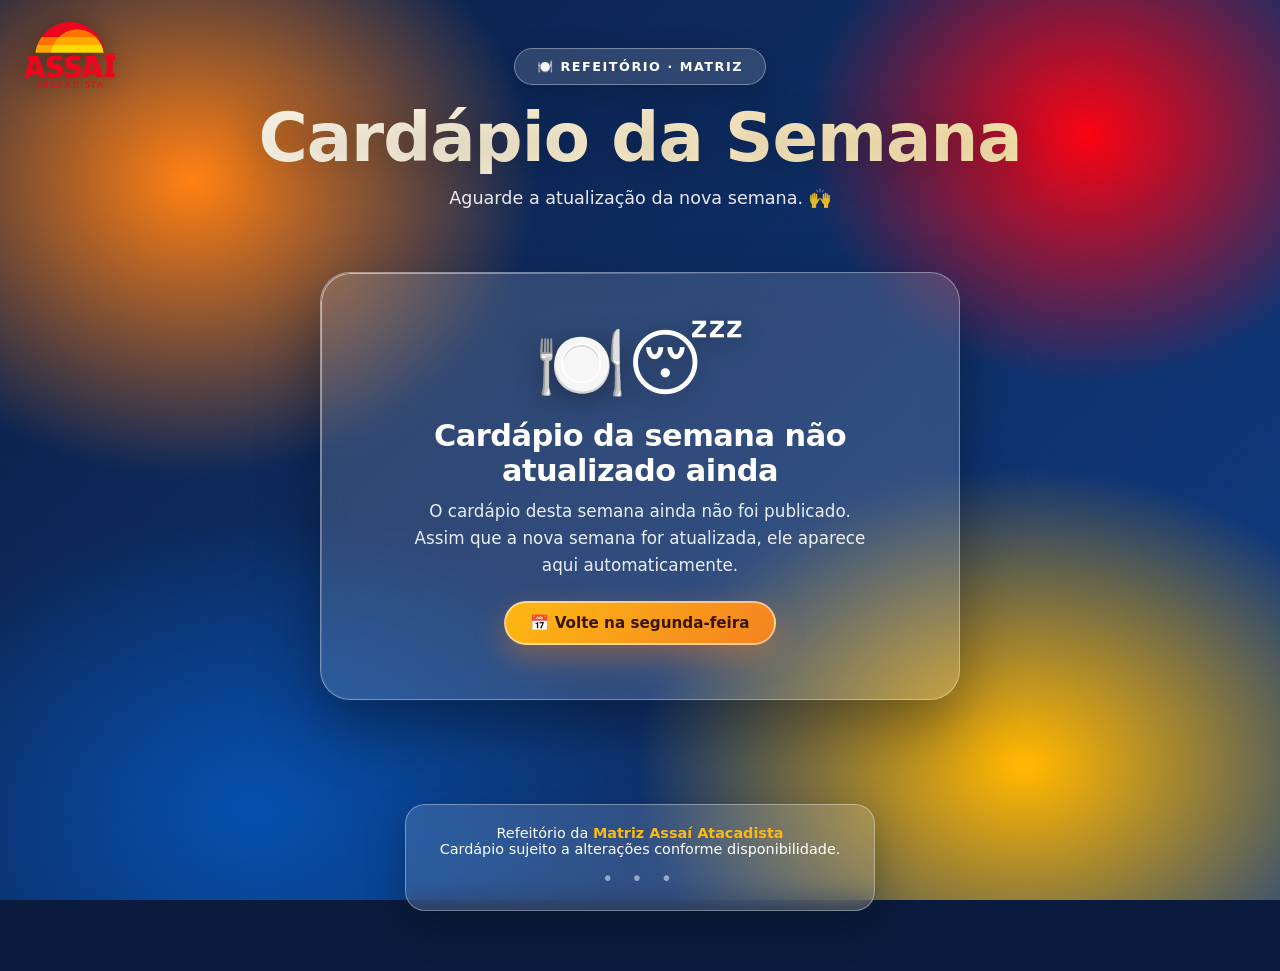
<file: index.html>
<!DOCTYPE html>
<html lang="pt-BR">
<head>
<meta charset="UTF-8">
<meta name="viewport" content="width=device-width, initial-scale=1.0, viewport-fit=cover">
<title>Cardápio da Semana · Refeitório Matriz Assaí</title>

<!-- PWA -->
<link rel="manifest" href="manifest.json">
<meta name="theme-color" content="#E30613">
<meta name="mobile-web-app-capable" content="yes">
<meta name="apple-mobile-web-app-capable" content="yes">
<meta name="apple-mobile-web-app-status-bar-style" content="black-translucent">
<meta name="apple-mobile-web-app-title" content="Cardápio Assaí">
<link rel="apple-touch-icon" href="assets/apple-touch-icon.png">
<link rel="icon" type="image/png" href="assets/icon-192.png">

<link rel="stylesheet" href="css/style.css">
</head>
<body>

<div class="bg"></div>
<div class="bg-grain"></div>
<div class="floaties" id="floaties"></div>

<div class="logo-assai">
  <img src="assets/logo-assai.png" alt="Assaí Atacadista">
</div>

<header>
  <div class="badge">🍽️ Refeitório · Matriz</div>
  <h1>Cardápio da Semana</h1>
  <div class="week-banner"><span class="cal">📅</span> <span id="weekLabel">Cardápio semanal</span></div>
  <p id="hojeTxt">Sabor de verdade, de segunda a sexta-feira</p>
  <button id="installBtn"><span class="ic">📲</span> Instalar app</button>
</header>

<nav class="tabs">
  <button class="tab" data-day="all">✨ Destaque</button>
  <button class="tab" data-day="seg">Segunda</button>
  <button class="tab" data-day="ter">Terça</button>
  <button class="tab" data-day="qua">Quarta</button>
  <button class="tab" data-day="qui">Quinta</button>
  <button class="tab" data-day="sex">Sexta</button>
</nav>

<!-- 🚫 tela exibida quando o cardápio da semana ainda não foi atualizado -->
<section id="notReady">
  <div class="nr-card">
    <div class="nr-emoji">🍽️😴</div>
    <h2>Cardápio da semana não atualizado ainda</h2>
    <p>O cardápio desta semana ainda não foi publicado. Assim que a nova semana for atualizada, ele aparece aqui automaticamente.</p>
    <div class="nr-chip">📅 Volte na segunda-feira</div>
  </div>
</section>

<main class="container">

  <!-- ⭐ DIA EM DESTAQUE (desktop) -->
  <section id="hero"></section>

  <!-- dica de arrastar (mobile) -->
  <div id="swipeHint">👈 arraste para ver os outros dias 👉</div>

  <!-- rótulo da grade (desktop) -->
  <div class="grid-label">📅 A semana inteira</div>

  <div class="grid" aria-live="polite"></div>

  <!-- indicador do carrossel (mobile) -->
  <div id="dots"></div>

</main>

<footer>
  <div class="fbox">
    Refeitório da <strong>Matriz Assaí Atacadista</strong><br>
    Cardápio sujeito a alterações conforme disponibilidade.
    <div class="dots">• • •</div>
  </div>
</footer>

<!-- 🤫 botão secreto: cantinho invisível (3 toques) -->
<div class="secret-spot" title=""></div>

<script type="module" src="js/script.js"></script>
</body>
</html>
</file>
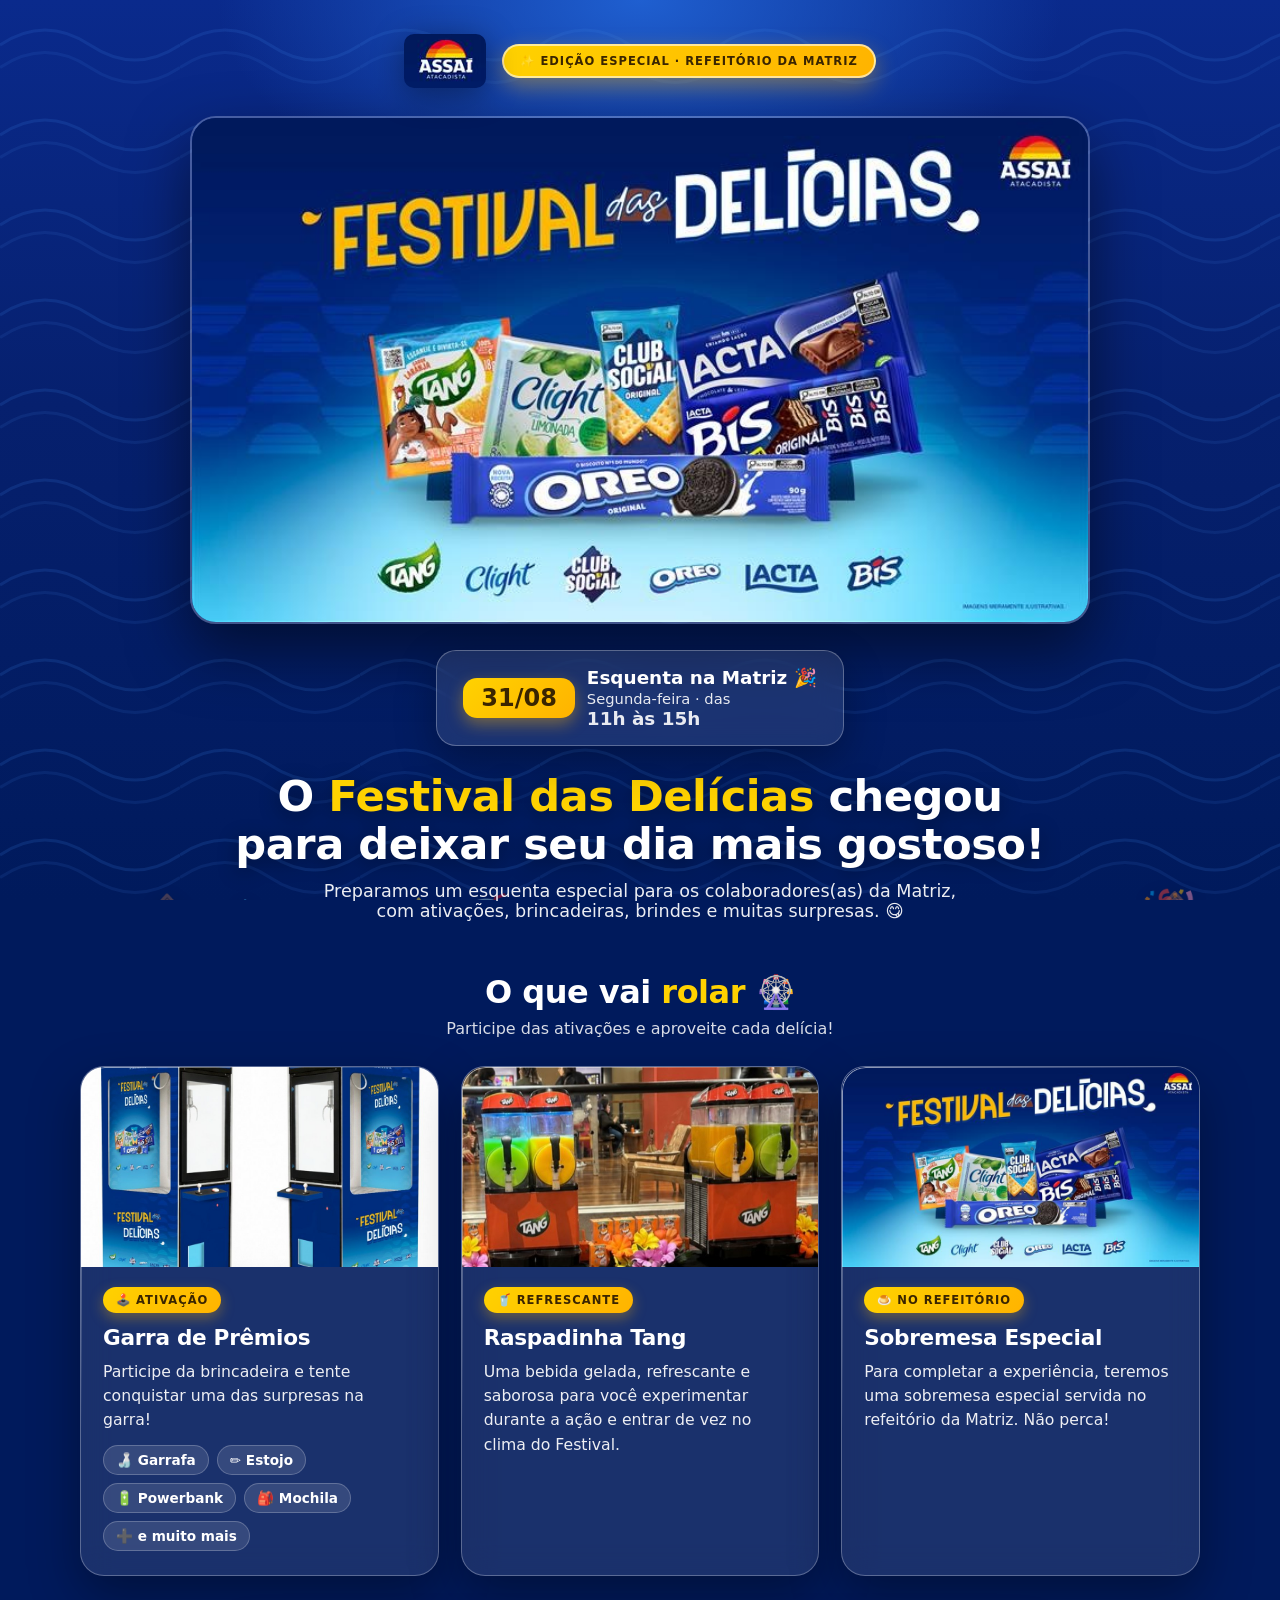
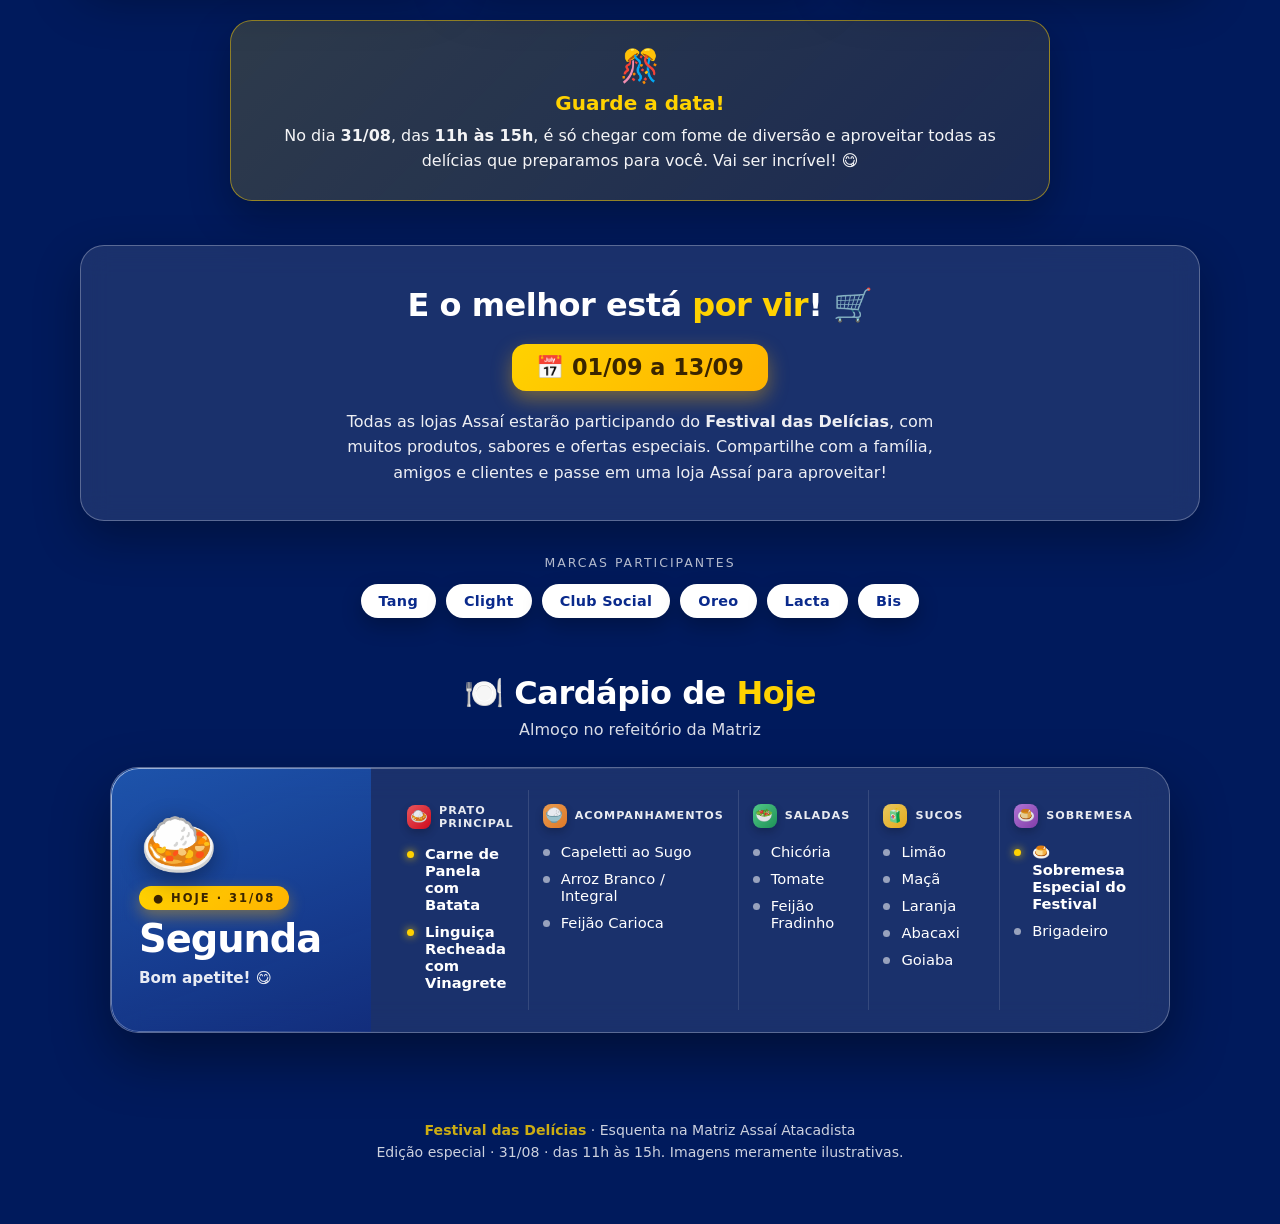
<file: festival/index.html>
<!DOCTYPE html>
<html lang="pt-BR">
<head>
<meta charset="UTF-8">
<meta name="viewport" content="width=device-width, initial-scale=1.0">
<title>Festival das Delícias · Esquenta na Matriz · 31/08</title>
<meta name="theme-color" content="#001a5c">
<link rel="icon" type="image/png" href="assets/logo-assai-festival.png">
<link rel="stylesheet" href="css/style.css">
</head>
<body>

<div class="bg"></div>
<div class="bg-waves"></div>
<div class="floaties" id="floaties"></div>

<header>
  <div class="topbar">
    <img class="logo-assai" src="assets/logo-assai-festival.png" alt="Assaí Atacadista">
    <span class="edicao-badge">✨ Edição Especial · Refeitório da Matriz</span>
  </div>
</header>

<section class="hero">
  <img class="hero-art" src="assets/festival-keyart.jpg" alt="Festival das Delícias">

  <div class="event-chip">
    <span class="data">31/08</span>
    <span class="info">
      <b>Esquenta na Matriz 🎉</b>
      <span>Segunda-feira · das <b>11h às 15h</b></span>
    </span>
  </div>

  <h1>O <span class="y">Festival das Delícias</span> chegou<br>para deixar seu dia mais gostoso!</h1>
  <p class="lead">Preparamos um esquenta especial para os colaboradores(as) da Matriz, com ativações, brincadeiras, brindes e muitas surpresas. 😋</p>
</section>

<main class="wrap">

  <h2 class="sec-title">O que vai <span class="y">rolar</span> 🎡</h2>
  <p class="sec-sub">Participe das ativações e aproveite cada delícia!</p>

  <div class="cards">

    <article class="card">
      <img class="card-img" src="assets/garra-premios.jpg" alt="Garra de Prêmios">
      <div class="card-body">
        <span class="tag">🕹️ Ativação</span>
        <h3>Garra de Prêmios</h3>
        <p>Participe da brincadeira e tente conquistar uma das surpresas na garra!</p>
        <ul>
          <li>🍶 Garrafa</li>
          <li>✏️ Estojo</li>
          <li>🔋 Powerbank</li>
          <li>🎒 Mochila</li>
          <li>➕ e muito mais</li>
        </ul>
      </div>
    </article>

    <article class="card">
      <img class="card-img" src="assets/raspadinha-tang.jpg" alt="Raspadinha Tang">
      <div class="card-body">
        <span class="tag">🥤 Refrescante</span>
        <h3>Raspadinha Tang</h3>
        <p>Uma bebida gelada, refrescante e saborosa para você experimentar durante a ação e entrar de vez no clima do Festival.</p>
      </div>
    </article>

    <article class="card">
      <img class="card-img" src="assets/festival-keyart.jpg" alt="Sobremesa especial">
      <div class="card-body">
        <span class="tag">🍮 No refeitório</span>
        <h3>Sobremesa Especial</h3>
        <p>Para completar a experiência, teremos uma sobremesa especial servida no refeitório da Matriz. Não perca!</p>
      </div>
    </article>

  </div>

  <div class="notice">
    <div class="ic">🎊</div>
    <h3>Guarde a data!</h3>
    <p>No dia <b>31/08</b>, das <b>11h às 15h</b>, é só chegar com fome de diversão e aproveitar todas as delícias que preparamos para você. Vai ser incrível! 😋</p>
  </div>

  <div class="stores">
    <h2 class="sec-title" style="margin-top:6px;">E o melhor está <span class="y">por vir</span>! 🛒</h2>
    <span class="big-date">📅 01/09 a 13/09</span>
    <p>Todas as lojas Assaí estarão participando do <b>Festival das Delícias</b>, com muitos produtos, sabores e ofertas especiais. Compartilhe com a família, amigos e clientes e passe em uma loja Assaí para aproveitar!</p>
  </div>

  <div class="brands">
    <div class="lbl">Marcas participantes</div>
    <div class="chips">
      <span>Tang</span><span>Clight</span><span>Club Social</span>
      <span>Oreo</span><span>Lacta</span><span>Bis</span>
    </div>
  </div>

  <section class="menu-sec">
    <h2 class="sec-title">🍽️ Cardápio de <span class="y">Hoje</span></h2>
    <p class="sec-sub">Almoço no refeitório da Matriz</p>

    <div class="menu-hero">
      <div class="menu-head">
        <span class="emoji">🍛</span>
        <span class="hoje-chip">● HOJE · 31/08</span>
        <h3>Segunda</h3>
        <span class="sub">Bom apetite! 😋</span>
      </div>
      <div class="menu-sections">
        <div class="m-col">
          <div class="m-title"><span class="m-pill m-prato">🍛</span>Prato Principal</div>
          <ul><li class="main">Carne de Panela com Batata</li><li class="main">Linguiça Recheada com Vinagrete</li></ul>
        </div>
        <div class="m-col">
          <div class="m-title"><span class="m-pill m-acomp">🍚</span>Acompanhamentos</div>
          <ul><li>Capeletti ao Sugo</li><li>Arroz Branco / Integral</li><li>Feijão Carioca</li></ul>
        </div>
        <div class="m-col">
          <div class="m-title"><span class="m-pill m-salada">🥗</span>Saladas</div>
          <ul><li>Chicória</li><li>Tomate</li><li>Feijão Fradinho</li></ul>
        </div>
        <div class="m-col">
          <div class="m-title"><span class="m-pill m-suco">🧃</span>Sucos</div>
          <ul><li>Limão</li><li>Maçã</li><li>Laranja</li><li>Abacaxi</li><li>Goiaba</li></ul>
        </div>
        <div class="m-col">
          <div class="m-title"><span class="m-pill m-sobremesa">🍮</span>Sobremesa</div>
          <ul><li class="main">🍮 Sobremesa Especial do Festival</li><li>Brigadeiro</li></ul>
        </div>
      </div>
    </div>

  </section>

</main>

<footer>
  <div class="fline">
    <strong>Festival das Delícias</strong> · Esquenta na Matriz Assaí Atacadista<br>
    Edição especial · 31/08 · das 11h às 15h. Imagens meramente ilustrativas.
  </div>
</footer>

<script src="js/script.js"></script>
</body>
</html>
</file>
<file: css/style.css>
:root{
  --amarelo:#FDB913;
  --laranja:#F58220;
  --vermelho:#E30613;
  --azul:#0B4DA2;
  --azul-claro:#2b8bf0;
  --glass:rgba(255,255,255,.14);
  --glass-strong:rgba(255,255,255,.22);
  --stroke:rgba(255,255,255,.35);
}
*{margin:0;padding:0;box-sizing:border-box;}
html{scroll-behavior:smooth;}
body{
  font-family:'Segoe UI',system-ui,-apple-system,sans-serif;
  color:#fff;min-height:100vh;overflow-x:hidden;position:relative;background:#0a1b3d;
  transition:color .5s;
}

/* ===== FUNDO ANIMADO ===== */
.bg{
  position:fixed;inset:0;z-index:-3;
  background:
    radial-gradient(45% 55% at 15% 20%, #F58220 0%, transparent 60%),
    radial-gradient(40% 50% at 85% 15%, #E30613 0%, transparent 55%),
    radial-gradient(55% 60% at 80% 85%, #FDB913 0%, transparent 55%),
    radial-gradient(50% 55% at 20% 90%, #0B4DA2 0%, transparent 60%),
    linear-gradient(135deg,#0a1b3d,#123a7a);
  filter:saturate(1.15);animation:hue 18s ease-in-out infinite alternate;transition:background .6s;
}
@keyframes hue{0%{transform:scale(1) translate(0,0);}50%{transform:scale(1.15) translate(-2%,1%);}100%{transform:scale(1.05) translate(2%,-1%);}}
.bg-grain{position:fixed;inset:0;z-index:-2;opacity:.05;pointer-events:none;
  background-image:url("data:image/svg+xml,%3Csvg xmlns='http://www.w3.org/2000/svg' width='120' height='120'%3E%3Cfilter id='n'%3E%3CfeTurbulence type='fractalNoise' baseFrequency='0.85' numOctaves='3'/%3E%3C/filter%3E%3Crect width='100%25' height='100%25' filter='url(%23n)'/%3E%3C/svg%3E");}
.floaties{position:fixed;inset:0;z-index:-1;overflow:hidden;pointer-events:none;}
.floaties span{position:absolute;bottom:-60px;font-size:2rem;opacity:.18;animation:rise linear infinite;filter:drop-shadow(0 4px 10px rgba(0,0,0,.3));}
@keyframes rise{0%{transform:translateY(0) rotate(0);opacity:0;}10%{opacity:.22;}90%{opacity:.22;}100%{transform:translateY(-115vh) rotate(360deg);opacity:0;}}

/* ===== HEADER ===== */
header{text-align:center;padding:48px 20px 24px;position:relative;}
.logo-assai{position:fixed;top:22px;left:24px;z-index:50;display:flex;align-items:center;}
.logo-assai img{display:block;height:66px;width:auto;filter:drop-shadow(0 4px 12px rgba(0,0,0,.35));cursor:pointer;}
.badge{display:inline-flex;align-items:center;gap:10px;background:var(--glass);backdrop-filter:blur(14px);border:1px solid var(--stroke);padding:10px 22px;border-radius:50px;font-weight:700;font-size:.8rem;letter-spacing:1.5px;text-transform:uppercase;margin-bottom:18px;box-shadow:0 8px 30px rgba(0,0,0,.2);}
.week-banner{display:inline-flex;align-items:center;gap:12px;background:linear-gradient(135deg,var(--amarelo),var(--laranja));color:#3a1500;font-weight:900;padding:12px 28px;border-radius:50px;margin-top:8px;font-size:clamp(.95rem,2.5vw,1.15rem);letter-spacing:.5px;box-shadow:0 12px 34px rgba(245,130,32,.45);border:2px solid rgba(255,255,255,.5);}
.week-banner .cal{font-size:1.3rem;}
header h1{font-size:clamp(2.4rem,6vw,4.2rem);font-weight:900;letter-spacing:-1px;line-height:1.05;background:linear-gradient(90deg,#fff 0%,#FFE9B0 40%,#FFD166 60%,#fff 100%);background-size:200% auto;-webkit-background-clip:text;background-clip:text;color:transparent;animation:shine 6s linear infinite;text-shadow:0 4px 40px rgba(0,0,0,.25);}
@keyframes shine{to{background-position:200% center;}}
header p{margin-top:14px;font-size:1.1rem;opacity:.9;font-weight:500;}

/* botão instalar (PWA) */
#installBtn{display:none;align-items:center;gap:9px;margin:18px auto 0;background:linear-gradient(135deg,#fff,#eaf3ff);color:var(--azul);border:none;padding:12px 24px;border-radius:50px;cursor:pointer;font-weight:800;font-size:.95rem;font-family:inherit;box-shadow:0 10px 28px rgba(0,0,0,.25);transition:.25s;}
#installBtn:hover{transform:translateY(-3px) scale(1.03);box-shadow:0 14px 34px rgba(0,0,0,.3);}
#installBtn.show{display:inline-flex;}

/* ===== TABS ===== */
.tabs{display:flex;gap:10px;flex-wrap:wrap;justify-content:center;max-width:1250px;margin:30px auto 0;padding:0 20px;}
.tab{background:var(--glass);backdrop-filter:blur(12px);border:1px solid var(--stroke);color:#fff;padding:12px 26px;border-radius:16px;font-weight:700;font-size:.95rem;cursor:pointer;transition:.3s cubic-bezier(.2,.8,.2,1);position:relative;overflow:hidden;}
.tab:hover{transform:translateY(-3px) scale(1.03);background:var(--glass-strong);}
.tab.active{background:linear-gradient(135deg,var(--amarelo),var(--laranja));color:#3a1500;border-color:transparent;box-shadow:0 10px 30px rgba(245,130,32,.5);}

/* ===== CONTAINER ===== */
.container{max-width:1250px;margin:34px auto 40px;padding:0 20px;}

/* ==================================================================
   ⭐ HERO — DIA EM DESTAQUE (somente desktop)
   ================================================================== */
#hero{display:none;}
.hero-label{display:flex;align-items:center;gap:10px;justify-content:center;font-weight:800;letter-spacing:1px;text-transform:uppercase;font-size:.9rem;opacity:.9;margin-bottom:16px;}
.hero-card{position:relative;border-radius:30px;overflow:hidden;background:var(--glass);backdrop-filter:blur(18px);-webkit-backdrop-filter:blur(18px);border:1px solid var(--stroke);box-shadow:0 26px 60px rgba(0,0,0,.34);display:grid;grid-template-columns:280px 1fr;gap:0;}
.hero-card::before{content:"";position:absolute;inset:0;border-radius:30px;padding:1px;background:linear-gradient(135deg,rgba(255,255,255,.65),transparent 42%);-webkit-mask:linear-gradient(#000 0 0) content-box,linear-gradient(#000 0 0);-webkit-mask-composite:xor;mask-composite:exclude;pointer-events:none;}
.hero-head{background:linear-gradient(160deg,rgba(227,6,19,.55),rgba(245,130,32,.4));padding:34px 30px;display:flex;flex-direction:column;justify-content:center;gap:10px;position:relative;transition:background .5s;}
.hero-head.tomorrow{background:linear-gradient(160deg,rgba(11,77,162,.6),rgba(43,139,240,.42));}
.hero-emoji{font-size:4.6rem;filter:drop-shadow(0 6px 12px rgba(0,0,0,.4));line-height:1;}
.hero-hoje{align-self:flex-start;background:#fff;color:var(--vermelho);font-weight:900;font-size:.72rem;letter-spacing:2px;padding:5px 14px;border-radius:50px;box-shadow:0 6px 16px rgba(0,0,0,.25);}
.hero-hoje.amanha{background:var(--amarelo);color:#3a2500;}
.hero-head h2{font-size:2.9rem;font-weight:900;letter-spacing:-1px;line-height:1;}
.hero-head .hero-sub{opacity:.92;font-weight:600;font-size:1rem;}
.hero-sections{display:grid;grid-template-columns:repeat(5,1fr);gap:0;padding:22px;}
.hero-sections .section{border-bottom:none!important;padding:16px 14px;margin:0;border-right:1px solid rgba(255,255,255,.12);}
.hero-sections .section:last-child{border-right:none;}
.hero-sections .section-title{margin-bottom:12px;}
.hero-sections .section li{font-size:1rem;padding:7px 0 7px 20px;}
.hero-sections .section[data-type="prato"] li{font-size:1.08rem;}
.hero-sections .section li::before{top:14px;}

/* ===== GRID DOS 5 DIAS ===== */
.grid-label{display:none;text-align:center;font-weight:800;letter-spacing:1px;text-transform:uppercase;font-size:.85rem;opacity:.8;margin:34px 0 16px;}
.grid{display:grid;grid-template-columns:repeat(auto-fill,minmax(290px,1fr));gap:26px;}

@media(min-width:1000px){
  #hero{display:block;}
  .container{max-width:1580px;}
  .grid-label{display:block;}
  .grid{grid-template-columns:repeat(5,1fr);gap:16px;margin-top:4px;}
  .grid .day-body{padding:6px 16px 18px;}
  .grid .day-head{padding:16px 16px 12px;}
  .grid .day-head h2{font-size:1.25rem;}
  .grid .emoji-day{font-size:1.6rem;}
  .grid .section{padding:11px 0;}
  .grid .section li{font-size:.9rem;padding:4px 0 4px 20px;}
  .grid .section[data-type="prato"] li{font-size:.94rem;}
}

.day-card{background:var(--glass);backdrop-filter:blur(18px);-webkit-backdrop-filter:blur(18px);border:1px solid var(--stroke);border-radius:26px;overflow:hidden;display:flex;flex-direction:column;box-shadow:0 20px 50px rgba(0,0,0,.28);transition:transform .4s cubic-bezier(.2,.8,.2,1), box-shadow .4s, background .5s;opacity:0;transform:translateY(40px) scale(.97);position:relative;}
.day-card.reveal{opacity:1;transform:translateY(0) scale(1);}
.day-card:hover{transform:translateY(-8px) scale(1.012);box-shadow:0 30px 70px rgba(0,0,0,.4);}
.day-card::before{content:"";position:absolute;inset:0;border-radius:26px;padding:1px;background:linear-gradient(135deg,rgba(255,255,255,.6),transparent 40%);-webkit-mask:linear-gradient(#000 0 0) content-box,linear-gradient(#000 0 0);-webkit-mask-composite:xor;mask-composite:exclude;pointer-events:none;}
.day-card.today{box-shadow:0 0 0 2px var(--amarelo),0 26px 60px rgba(253,185,19,.35);}
.today-flag{position:absolute;top:15px;right:-42px;z-index:3;background:linear-gradient(135deg,var(--amarelo),var(--laranja));color:#3a1500;font-weight:800;font-size:.66rem;letter-spacing:1px;padding:5px 44px;transform:rotate(45deg);box-shadow:0 4px 12px rgba(0,0,0,.3);text-transform:uppercase;display:none;}
.day-card.today .today-flag{display:block;}
.day-head{padding:22px 24px 18px;position:relative;background:linear-gradient(135deg,rgba(11,77,162,.55),rgba(43,139,240,.35));display:flex;align-items:center;gap:14px;transition:background .5s;}
.emoji-day{font-size:2rem;filter:drop-shadow(0 3px 6px rgba(0,0,0,.35));transition:.4s;}
.day-card:hover .emoji-day{transform:scale(1.2) rotate(-8deg);}
.day-head h2{font-size:1.5rem;font-weight:800;letter-spacing:-.5px;}
.day-head small{display:block;font-size:.72rem;opacity:.8;font-weight:600;text-transform:uppercase;letter-spacing:1.5px;}
.day-body{padding:8px 24px 26px;flex:1;}
.section{padding:15px 0;border-bottom:1px solid rgba(255,255,255,.12);}
.section:last-child{border-bottom:none;}
.section-title{display:flex;align-items:center;gap:9px;font-size:.72rem;font-weight:800;letter-spacing:1.5px;text-transform:uppercase;opacity:.85;margin-bottom:10px;}
.pill{font-size:1rem;width:26px;height:26px;border-radius:9px;display:grid;place-items:center;flex:none;box-shadow:0 4px 10px rgba(0,0,0,.25);}
.p-prato{background:linear-gradient(135deg,#ff5c5c,#E30613);}
.p-acomp{background:linear-gradient(135deg,#ffa74d,#F58220);}
.p-salada{background:linear-gradient(135deg,#57d98a,#1f9d55);}
.p-suco{background:linear-gradient(135deg,#ffd75e,#FDB913);}
.p-sobremesa{background:linear-gradient(135deg,#c07de0,#8e3fb0);}
.section ul{list-style:none;}
.section li{position:relative;padding:6px 0 6px 22px;font-size:.96rem;transition:.25s;}
.section li::before{content:"";position:absolute;left:0;top:12px;width:8px;height:8px;border-radius:50%;background:rgba(255,255,255,.55);}
.section li:hover{transform:translateX(5px);color:#FFE9B0;}
.section[data-type="prato"] li{font-weight:700;font-size:1.02rem;}
.section[data-type="prato"] li::before{background:var(--amarelo);box-shadow:0 0 10px var(--amarelo);}

/* ===== CARROSSEL: dicas e dots (mobile) ===== */
#swipeHint{display:none;text-align:center;font-size:.85rem;opacity:.8;margin:6px 0 14px;font-weight:600;}
#dots{display:none;justify-content:center;gap:8px;margin:16px 0 4px;}
#dots button{width:9px;height:9px;border-radius:50%;border:none;background:rgba(255,255,255,.35);cursor:pointer;padding:0;transition:.3s;}
#dots button.active{background:var(--amarelo);width:26px;border-radius:6px;box-shadow:0 0 10px var(--amarelo);}

/* ==================================================================
   🚫 TELA "CARDÁPIO NÃO ATUALIZADO" (validade expirada)
   ================================================================== */
#notReady{display:none;text-align:center;padding:30px 20px 70px;}
body.not-ready .tabs,
body.not-ready .container,
body.not-ready .week-banner{display:none!important;}
body.not-ready #notReady{display:block;}
.nr-card{
  max-width:640px;margin:10px auto 0;background:var(--glass);backdrop-filter:blur(16px);
  border:1px solid var(--stroke);border-radius:30px;padding:54px 34px;
  box-shadow:0 26px 60px rgba(0,0,0,.34);position:relative;overflow:hidden;
}
.nr-card::before{content:"";position:absolute;inset:0;border-radius:30px;padding:1px;background:linear-gradient(135deg,rgba(255,255,255,.6),transparent 45%);-webkit-mask:linear-gradient(#000 0 0) content-box,linear-gradient(#000 0 0);-webkit-mask-composite:xor;mask-composite:exclude;pointer-events:none;}
.nr-emoji{font-size:4.6rem;line-height:1;filter:drop-shadow(0 6px 12px rgba(0,0,0,.35));animation:nrFloat 3.4s ease-in-out infinite;}
@keyframes nrFloat{50%{transform:translateY(-10px);}}
.nr-card h2{font-size:1.9rem;font-weight:900;margin:18px 0 10px;letter-spacing:-.5px;}
.nr-card p{opacity:.9;font-size:1.05rem;line-height:1.6;max-width:460px;margin:0 auto;}
.nr-chip{display:inline-flex;align-items:center;gap:8px;margin-top:22px;background:linear-gradient(135deg,var(--amarelo),var(--laranja));color:#3a1500;font-weight:800;padding:11px 24px;border-radius:50px;box-shadow:0 12px 30px rgba(245,130,32,.4);border:2px solid rgba(255,255,255,.5);font-size:.95rem;}

/* ===== FOOTER ===== */
footer{text-align:center;padding:34px 20px 60px;font-size:.9rem;}
footer .fbox{display:inline-block;background:var(--glass);backdrop-filter:blur(12px);border:1px solid var(--stroke);border-radius:20px;padding:20px 34px;box-shadow:0 12px 40px rgba(0,0,0,.25);}
footer strong{color:var(--amarelo);}
.dots{margin-top:10px;font-size:1.2rem;letter-spacing:6px;opacity:.5;}

/* ==================================================================
   📱 MOBILE / TABLET (≤999px): CARROSSEL HORIZONTAL
   ================================================================== */
@media(max-width:999px){
  #hero{display:none;}
  .logo-assai{position:absolute;top:14px;left:16px;}
  .logo-assai img{height:46px;}
  header{padding:78px 16px 14px;}
  header h1{font-size:2.2rem;}
  .container{margin-top:20px;padding:0;}
  #swipeHint{display:block;}
  #dots{display:flex;}
  .grid{display:flex;overflow-x:auto;scroll-snap-type:x mandatory;gap:14px;padding:6px 0 12px;margin:0;-webkit-overflow-scrolling:touch;scrollbar-width:none;scroll-padding:0 7.5vw;}
  .grid::-webkit-scrollbar{display:none;}
  .day-card{min-width:85vw;max-width:85vw;scroll-snap-align:center;flex:0 0 auto;opacity:1!important;transform:none!important;}
  .day-card:first-child{margin-left:7.5vw;}
  .day-card:last-child{margin-right:7.5vw;}
  .day-card:hover{transform:none!important;box-shadow:0 20px 50px rgba(0,0,0,.28);}
  .grid-label{display:none;}
  .nr-card{padding:44px 24px;}
  .nr-card h2{font-size:1.6rem;}
}
@media(max-width:400px){
  header h1{font-size:1.9rem;}
  .day-card{min-width:88vw;max-width:88vw;}
  .day-card:first-child{margin-left:6vw;}
  .day-card:last-child{margin-right:6vw;}
}
@media(prefers-reduced-motion:reduce){.bg,.floaties span,.badge,header h1{animation:none!important;}}

/* ==================================================================
   🫧✨ TEMA SECRETO: FRUTIGER AERO / Y2K SHITPOST
   ================================================================== */
body.aero{color:#0b3a5b;cursor:url("data:image/svg+xml,%3Csvg xmlns='http://www.w3.org/2000/svg' width='28' height='28'%3E%3Ctext y='22' font-size='22'%3E%E2%9C%A8%3C/text%3E%3C/svg%3E") 4 4, auto;}
body.aero .bg{background:linear-gradient(180deg, rgba(120,200,255,.15), rgba(120,255,180,.10)),url("../assets/aero-wallpaper.jpg") center/cover no-repeat fixed;filter:saturate(1.2);animation:aeroDrift 30s ease-in-out infinite alternate;}
@keyframes aeroDrift{0%{transform:scale(1.05)}100%{transform:scale(1.14) translateY(-1%)}}
body.aero .bg-grain{opacity:0;}
body.aero .floaties{display:none;}
#aero-clouds{position:fixed;inset:0;z-index:-1;overflow:hidden;pointer-events:none;}
#aero-clouds i{position:absolute;font-style:normal;font-size:5rem;opacity:.85;filter:drop-shadow(0 8px 14px rgba(0,80,140,.2));animation:cloudMove linear infinite;}
@keyframes cloudMove{from{transform:translateX(-20vw)}to{transform:translateX(120vw)}}
#bubbles{position:fixed;inset:0;z-index:-1;overflow:hidden;pointer-events:none;}
#bubbles b{position:absolute;bottom:-120px;border-radius:50%;background:radial-gradient(35% 30% at 30% 25%, rgba(255,255,255,.98), rgba(255,255,255,0) 55%),radial-gradient(120% 120% at 70% 80%, rgba(120,210,255,.45), rgba(150,255,220,.10));border:1px solid rgba(255,255,255,.75);box-shadow:inset 0 0 20px rgba(255,255,255,.8), inset -6px -8px 18px rgba(0,120,200,.25), 0 8px 22px rgba(0,90,160,.22);animation:bubbleUp linear infinite;}
@keyframes bubbleUp{0%{transform:translateY(0) translateX(0) scale(.5);opacity:0;}10%{opacity:1;}50%{transform:translateY(-58vh) translateX(28px) scale(1);}90%{opacity:1;}100%{transform:translateY(-120vh) translateX(-18px) scale(1.15);opacity:0;}}
#glitter{position:fixed;inset:0;z-index:1;pointer-events:none;background-image:radial-gradient(2px 2px at 20% 30%, #fff, transparent),radial-gradient(2px 2px at 60% 70%, #fff, transparent),radial-gradient(1px 1px at 80% 20%, #fff, transparent),radial-gradient(2px 2px at 40% 80%, #fff, transparent),radial-gradient(1px 1px at 90% 60%, #fff, transparent);background-size:300px 300px,250px 250px,200px 200px,350px 350px,280px 280px;animation:twinkle 3s steps(2) infinite;opacity:.6;}
@keyframes twinkle{50%{opacity:.15;}}
#aero-marquee{position:fixed;top:0;left:0;right:0;z-index:120;height:30px;overflow:hidden;background:linear-gradient(90deg,#ff5cd6,#ffd24c,#5cff8a,#4cd6ff,#b45cff,#ff5cd6);background-size:300% 100%;animation:rainbowSlide 6s linear infinite;border-bottom:2px solid #fff;box-shadow:0 3px 12px rgba(0,0,0,.25);display:flex;align-items:center;}
@keyframes rainbowSlide{to{background-position:300% 0;}}
#aero-marquee p{white-space:nowrap;font-family:'Comic Sans MS','Comic Sans',cursive;font-weight:700;color:#3a005a;text-shadow:0 1px 0 #fff;font-size:.95rem;padding-left:100%;animation:marq 18s linear infinite;}
@keyframes marq{to{transform:translateX(-100%);}}
body.aero header{padding-top:64px;}
body.aero header h1{font-family:'Comic Sans MS','Comic Sans',cursive;background:linear-gradient(90deg,#ff2e97,#ff8a00,#ffe600,#37e64b,#00c3ff,#a24bff,#ff2e97);background-size:300% auto;-webkit-background-clip:text;background-clip:text;color:transparent;-webkit-text-stroke:2px #fff;filter:drop-shadow(3px 3px 0 rgba(0,0,0,.25));animation:wordart 5s linear infinite;transform:rotate(-1.5deg);}
@keyframes wordart{to{background-position:300% center;}}
body.aero header p{color:#053a5e;font-weight:700;text-shadow:0 1px 2px rgba(255,255,255,.7);}
body.aero #installBtn{background:linear-gradient(180deg,#eafaff,#7fd0ff);color:#05426b;font-family:'Comic Sans MS',cursive;border:2px solid #fff;box-shadow:inset 0 1px 0 #fff,0 10px 26px rgba(0,120,220,.4);}
body.aero .badge{background:linear-gradient(180deg,rgba(255,255,255,.95),rgba(210,240,255,.8));color:#0a5a90;border:1px solid #fff;font-family:'Comic Sans MS',cursive;box-shadow:inset 0 1px 0 #fff,0 8px 22px rgba(0,90,160,.25);}
body.aero .week-banner{background:linear-gradient(180deg,#eafff0,#8ff0a8 45%,#39c85e);color:#064d1c;border:2px solid #fff;font-family:'Comic Sans MS',cursive;box-shadow:inset 0 2px 3px rgba(255,255,255,.9),inset 0 -8px 14px rgba(0,90,40,.25),0 12px 30px rgba(0,120,50,.35);text-shadow:0 1px 1px rgba(255,255,255,.6);}
body.aero .hero-label,body.aero .grid-label,body.aero #swipeHint{color:#053a5e;text-shadow:0 1px 2px rgba(255,255,255,.6);}
body.aero .tab{background:linear-gradient(180deg,rgba(255,255,255,.95) 0%,rgba(210,240,255,.8) 48%,rgba(150,215,255,.72) 52%,rgba(185,232,255,.85) 100%);color:#0a5a90;border:1px solid #fff;box-shadow:inset 0 1px 0 #fff,inset 0 -6px 10px rgba(0,90,160,.18),0 6px 16px rgba(0,90,160,.25);text-shadow:0 1px 1px rgba(255,255,255,.7);}
body.aero .tab.active{background:linear-gradient(180deg,#eafaff 0%,#7fd0ff 48%,#39a9f2 52%,#63c0ff 100%);color:#05426b;border-color:#fff;box-shadow:inset 0 1px 0 #fff,inset 0 -8px 12px rgba(0,80,150,.3),0 10px 26px rgba(0,120,220,.45);}
body.aero .hero-card,body.aero .day-card,body.aero .nr-card{background:linear-gradient(180deg,rgba(255,255,255,.8),rgba(228,247,255,.62));border:1px solid #fff;color:#0b3a5b;box-shadow:inset 0 1px 0 #fff,0 22px 46px rgba(0,80,150,.3);}
body.aero .hero-head{background:linear-gradient(160deg,rgba(120,205,255,.65),rgba(60,170,240,.42));}
body.aero .hero-head h2,body.aero .day-head h2,body.aero .nr-card h2{color:#053a63;font-family:'Comic Sans MS',cursive;text-shadow:0 1px 1px rgba(255,255,255,.6);}
body.aero .hero-hoje{background:#0a6bb0;color:#fff;}
body.aero .hero-sections .section{border-right-color:rgba(0,90,160,.14);}
body.aero .day-card::after{content:"";position:absolute;top:0;left:0;right:0;height:46%;background:linear-gradient(180deg,rgba(255,255,255,.6),rgba(255,255,255,0));border-radius:26px 26px 40% 40%/26px 26px 22% 22%;pointer-events:none;}
body.aero .day-card::before,body.aero .hero-card::before,body.aero .nr-card::before{background:linear-gradient(135deg,rgba(255,255,255,.98),transparent 45%);}
body.aero .day-head{background:linear-gradient(180deg,rgba(120,205,255,.6),rgba(60,170,240,.38));}
body.aero .day-head small{color:#0a5a90;opacity:.9;}
body.aero .section{border-bottom:1px solid rgba(0,90,160,.12);}
body.aero .section-title{color:#0a6bb0;}
body.aero .section li{color:#0b3a5b;}
body.aero .section li::before{background:rgba(0,120,200,.5);}
body.aero .section[data-type="prato"] li{color:#05426b;font-family:'Comic Sans MS',cursive;}
body.aero .section[data-type="prato"] li::before{background:#1aa0ff;box-shadow:0 0 8px #6cc8ff;}
body.aero .section li:hover{color:#0a6bb0;}
body.aero .pill{box-shadow:inset 0 1px 0 rgba(255,255,255,.7),0 4px 10px rgba(0,60,120,.25);}
body.aero .nr-card p{color:#0b3a5b;}
body.aero #dots button.active{background:#1aa0ff;box-shadow:0 0 10px #6cc8ff;}
body.aero footer .fbox{background:linear-gradient(180deg,rgba(255,255,255,.85),rgba(220,245,255,.65));border:1px solid #fff;color:#0b3a5b;font-family:'Comic Sans MS',cursive;box-shadow:inset 0 1px 0 #fff,0 12px 30px rgba(0,80,150,.25);}
body.aero footer strong{color:#0a6bb0;}
body.aero .today-flag{background:linear-gradient(180deg,#eafff0,#5fe085 50%,#22b04e);color:#05391a;}
body.aero .day-card.today{box-shadow:0 0 0 2px #6cc8ff,inset 0 1px 0 #fff,0 26px 60px rgba(0,140,220,.4);}
#aero-memes{position:fixed;inset:0;z-index:2;overflow:hidden;pointer-events:none;}
#aero-memes span{position:absolute;font-size:2.4rem;filter:drop-shadow(0 4px 8px rgba(0,0,0,.25));animation:memeFloat linear infinite;}
@keyframes memeFloat{0%{transform:translateY(110vh) rotate(0);opacity:0;}10%{opacity:1;}90%{opacity:1;}100%{transform:translateY(-20vh) rotate(360deg);opacity:0;}}
#aero-badge{position:fixed;bottom:16px;left:16px;z-index:130;width:96px;height:96px;pointer-events:none;border-radius:50%;display:grid;place-items:center;text-align:center;background:conic-gradient(#ffd400 0 25%,#000 0 50%,#ffd400 0 75%,#000 0);color:#fff;font-family:'Comic Sans MS',cursive;font-weight:800;font-size:.62rem;line-height:1.1;border:3px solid #fff;box-shadow:0 8px 20px rgba(0,0,0,.4);animation:spinBadge 6s linear infinite;}
#aero-badge span{background:#000;padding:3px 5px;border-radius:6px;transform:rotate(-8deg);}
@keyframes spinBadge{to{transform:rotate(360deg);}}
#aero-counter{position:fixed;bottom:16px;right:16px;z-index:130;pointer-events:none;background:#000;border:2px solid #39ff14;border-radius:6px;padding:6px 10px;font-family:'Courier New',monospace;color:#39ff14;font-weight:800;letter-spacing:2px;box-shadow:0 0 14px rgba(57,255,20,.5),inset 0 0 8px rgba(57,255,20,.3);font-size:.8rem;}
#aero-counter small{display:block;color:#8affde;font-size:.55rem;letter-spacing:1px;}
#aero-popup{position:fixed;top:90px;right:26px;z-index:140;width:260px;background:#ece9d8;border:2px solid #0a5a90;border-radius:8px 8px 6px 6px;box-shadow:0 14px 40px rgba(0,0,0,.45);font-family:Tahoma,'Segoe UI',sans-serif;color:#000;overflow:hidden;user-select:none;}
#aero-popup .bar{background:linear-gradient(180deg,#3f8de8,#1c5fc0);color:#fff;font-weight:700;font-size:.82rem;padding:5px 8px;display:flex;justify-content:space-between;align-items:center;cursor:move;}
#aero-popup .bar button{background:linear-gradient(180deg,#ff8a8a,#e33);color:#fff;border:1px solid #fff;border-radius:4px;width:18px;height:16px;font-size:.7rem;line-height:1;cursor:pointer;font-weight:800;}
#aero-popup .body{padding:12px 12px 10px;font-size:.82rem;display:flex;gap:10px;align-items:flex-start;}
#aero-popup .body .ico{font-size:1.6rem;}
#aero-popup .foot{display:flex;justify-content:center;gap:8px;padding:0 12px 12px;}
#aero-popup .foot button{background:linear-gradient(180deg,#fafafa,#d7d7d7);border:1px solid #888;border-radius:4px;padding:3px 14px;font-size:.78rem;cursor:pointer;font-family:Tahoma,sans-serif;}
.spark{position:fixed;z-index:150;pointer-events:none;font-size:1rem;animation:sparkFade .8s ease-out forwards;}
@keyframes sparkFade{0%{opacity:1;transform:scale(1) translateY(0);}100%{opacity:0;transform:scale(.2) translateY(14px);}}
#aero-clouds,#bubbles,#glitter,#aero-marquee,#aero-memes,#aero-badge,#aero-counter,#aero-popup{display:none;}
body.aero #aero-clouds,body.aero #bubbles,body.aero #glitter,body.aero #aero-marquee,body.aero #aero-memes,body.aero #aero-badge,body.aero #aero-counter,body.aero #aero-popup{display:block;}
body.aero #aero-marquee{display:flex;}
@media(max-width:600px){#aero-popup{display:none!important;}body.aero #aero-badge{width:74px;height:74px;font-size:.5rem;}}
.secret-spot{position:fixed;bottom:6px;right:6px;width:36px;height:36px;z-index:60;cursor:default;opacity:0;}
.aero-toast{position:fixed;left:50%;bottom:30px;transform:translateX(-50%) translateY(160px);background:linear-gradient(180deg,rgba(255,255,255,.95),rgba(210,240,255,.85));color:#0a5a90;font-weight:800;padding:14px 26px;border-radius:50px;font-family:'Comic Sans MS',cursive;border:2px solid #fff;box-shadow:0 14px 34px rgba(0,90,160,.4);z-index:200;transition:transform .5s cubic-bezier(.2,.9,.2,1);white-space:nowrap;}
.aero-toast.show{transform:translateX(-50%) translateY(0);}
</file>
<file: festival/css/style.css>
:root{
  --azul-escuro:#001a5c;
  --azul:#0a2a8c;
  --azul-med:#123a9c;
  --azul-vibe:#1f6bd6;
  --azul-claro:#4fb0ff;
  --amarelo:#FFD200;
  --amarelo-q:#ffb300;
  --branco:#ffffff;
  --glass:rgba(255,255,255,.10);
  --stroke:rgba(255,255,255,.28);
}
*{margin:0;padding:0;box-sizing:border-box;}
html{scroll-behavior:smooth;}
body{
  font-family:'Segoe UI',system-ui,-apple-system,sans-serif;
  color:#fff;min-height:100vh;position:relative;overflow-x:hidden;
  background:#001a5c;
}

/* ===== FUNDO ONDAS ===== */
.bg{
  position:fixed;inset:0;z-index:-3;
  background:
    radial-gradient(60% 45% at 50% 0%, #1f5fd0 0%, transparent 55%),
    linear-gradient(180deg,#0a2a8c 0%, #06206e 45%, #001a5c 100%);
}
.bg-waves{
  position:fixed;inset:0;z-index:-2;opacity:.5;pointer-events:none;
  background-image:url("data:image/svg+xml,%3Csvg xmlns='http://www.w3.org/2000/svg' width='120' height='60' viewBox='0 0 120 60'%3E%3Cpath d='M0 30 Q30 10 60 30 T120 30' fill='none' stroke='%233a7fe0' stroke-width='2' opacity='0.35'/%3E%3Cpath d='M0 45 Q30 25 60 45 T120 45' fill='none' stroke='%233a7fe0' stroke-width='2' opacity='0.25'/%3E%3C/svg%3E");
  background-size:180px 90px;
  animation:waveMove 22s linear infinite;
}
@keyframes waveMove{to{background-position:180px 0;}}

.floaties{position:fixed;inset:0;z-index:-1;overflow:hidden;pointer-events:none;}
.floaties span{position:absolute;bottom:-40px;font-size:1.6rem;opacity:.5;animation:rise linear infinite;filter:drop-shadow(0 3px 8px rgba(0,0,0,.3));}
@keyframes rise{0%{transform:translateY(0) rotate(0);opacity:0;}12%{opacity:.6;}88%{opacity:.6;}100%{transform:translateY(-112vh) rotate(340deg);opacity:0;}}

/* ===== HEADER ===== */
header{text-align:center;padding:34px 20px 10px;position:relative;}
.topbar{display:flex;align-items:center;justify-content:center;gap:16px;flex-wrap:wrap;}
.logo-assai{height:54px;width:auto;border-radius:10px;filter:drop-shadow(0 6px 16px rgba(0,0,0,.4));}
.edicao-badge{
  display:inline-flex;align-items:center;gap:8px;
  background:linear-gradient(135deg,var(--amarelo),var(--amarelo-q));
  color:#3a2500;font-weight:900;letter-spacing:1px;text-transform:uppercase;
  font-size:.72rem;padding:8px 16px;border-radius:50px;
  box-shadow:0 8px 22px rgba(255,180,0,.4);border:2px solid rgba(255,255,255,.6);
}

/* ===== HERO ===== */
.hero{max-width:1100px;margin:18px auto 0;padding:0 20px;text-align:center;}
.hero-art{
  width:100%;max-width:900px;border-radius:26px;display:block;margin:0 auto;
  box-shadow:0 26px 60px rgba(0,0,0,.5);border:2px solid rgba(255,255,255,.25);
}
.event-chip{
  display:inline-flex;align-items:center;gap:12px;flex-wrap:wrap;justify-content:center;
  margin-top:26px;background:var(--glass);backdrop-filter:blur(14px);
  border:1px solid var(--stroke);border-radius:20px;padding:16px 26px;
  box-shadow:0 14px 40px rgba(0,0,0,.3);
}
.event-chip .data{
  background:linear-gradient(135deg,var(--amarelo),var(--amarelo-q));color:#3a2500;
  font-weight:900;font-size:1.5rem;padding:8px 18px;border-radius:14px;line-height:1;
  box-shadow:0 6px 16px rgba(255,180,0,.4);
}
.event-chip .info{text-align:left;}
.event-chip .info b{display:block;font-size:1.15rem;font-weight:800;}
.event-chip .info span{font-size:.92rem;opacity:.9;}

.hero h1{
  margin-top:26px;font-size:clamp(1.7rem,4.5vw,2.7rem);font-weight:900;line-height:1.12;
  letter-spacing:-.5px;text-shadow:0 4px 20px rgba(0,0,0,.4);
}
.hero h1 .y{color:var(--amarelo);}
.hero .lead{margin-top:12px;font-size:1.1rem;opacity:.92;max-width:640px;margin-left:auto;margin-right:auto;}

/* ===== SEÇÕES ===== */
.wrap{max-width:1160px;margin:0 auto;padding:0 20px;}
.sec-title{
  text-align:center;font-size:clamp(1.4rem,3.5vw,2rem);font-weight:900;margin:52px 0 8px;
  letter-spacing:-.5px;
}
.sec-title .y{color:var(--amarelo);}
.sec-sub{text-align:center;opacity:.85;margin-bottom:28px;font-size:1rem;}

/* cards de atrações */
.cards{display:grid;grid-template-columns:repeat(3,1fr);gap:22px;}
.card{
  background:var(--glass);backdrop-filter:blur(16px);-webkit-backdrop-filter:blur(16px);
  border:1px solid var(--stroke);border-radius:24px;overflow:hidden;position:relative;
  box-shadow:0 20px 50px rgba(0,0,0,.34);
  opacity:0;transform:translateY(40px);transition:.6s cubic-bezier(.2,.8,.2,1);
  display:flex;flex-direction:column;
}
.card.reveal{opacity:1;transform:none;}
.card:hover{transform:translateY(-8px);box-shadow:0 30px 66px rgba(0,0,0,.5);}
.card::before{content:"";position:absolute;inset:0;border-radius:24px;padding:1px;background:linear-gradient(135deg,rgba(255,255,255,.6),transparent 42%);-webkit-mask:linear-gradient(#000 0 0) content-box,linear-gradient(#000 0 0);-webkit-mask-composite:xor;mask-composite:exclude;pointer-events:none;}
.card-img{width:100%;height:200px;object-fit:cover;display:block;background:#0a2a8c;}
.card-body{padding:20px 22px 24px;flex:1;display:flex;flex-direction:column;}
.card .tag{
  align-self:flex-start;display:inline-flex;align-items:center;gap:7px;
  background:linear-gradient(135deg,var(--amarelo),var(--amarelo-q));color:#3a2500;
  font-weight:900;font-size:.72rem;letter-spacing:1px;text-transform:uppercase;
  padding:6px 13px;border-radius:50px;margin-bottom:12px;box-shadow:0 5px 14px rgba(255,180,0,.35);
}
.card h3{font-size:1.35rem;font-weight:800;margin-bottom:10px;letter-spacing:-.3px;}
.card p{opacity:.92;line-height:1.55;font-size:.98rem;}
.card ul{list-style:none;margin-top:12px;display:flex;flex-wrap:wrap;gap:8px;}
.card ul li{
  background:rgba(255,255,255,.12);border:1px solid rgba(255,255,255,.22);
  padding:6px 12px;border-radius:50px;font-size:.85rem;font-weight:600;
}

/* faixa destaque */
.notice{
  margin:44px auto 0;max-width:820px;text-align:center;
  background:linear-gradient(135deg,rgba(255,210,0,.18),rgba(255,180,0,.10));
  border:1px solid rgba(255,210,0,.5);border-radius:22px;padding:26px 28px;
  box-shadow:0 16px 40px rgba(0,0,0,.28);
}
.notice .ic{font-size:2rem;}
.notice h3{font-size:1.25rem;font-weight:900;margin:6px 0 8px;color:var(--amarelo);}
.notice p{opacity:.95;line-height:1.6;}

/* festival nas lojas */
.stores{
  margin:44px auto 0;text-align:center;
  background:var(--glass);backdrop-filter:blur(14px);border:1px solid var(--stroke);
  border-radius:24px;padding:34px 26px;box-shadow:0 18px 46px rgba(0,0,0,.3);
}
.stores .big-date{
  display:inline-block;background:linear-gradient(135deg,var(--amarelo),var(--amarelo-q));
  color:#3a2500;font-weight:900;font-size:1.4rem;padding:10px 24px;border-radius:14px;
  margin:12px 0;box-shadow:0 8px 20px rgba(255,180,0,.4);
}
.stores p{opacity:.92;max-width:640px;margin:6px auto 0;line-height:1.6;}

/* marcas */
.brands{margin:34px auto 0;text-align:center;}
.brands .lbl{font-size:.78rem;letter-spacing:2px;text-transform:uppercase;opacity:.7;margin-bottom:14px;}
.brands .chips{display:flex;flex-wrap:wrap;justify-content:center;gap:10px;}
.brands .chips span{
  background:#fff;color:#0a2a8c;font-weight:900;font-size:.9rem;
  padding:9px 18px;border-radius:50px;box-shadow:0 8px 20px rgba(0,0,0,.25);letter-spacing:.3px;
}

/* ===== CARDÁPIO DO DIA (no festival) ===== */
.menu-sec{margin:56px auto 0;}
.menu-hero{
  max-width:1060px;margin:0 auto;position:relative;
  background:var(--glass);backdrop-filter:blur(16px);-webkit-backdrop-filter:blur(16px);
  border:1px solid var(--stroke);border-radius:28px;overflow:hidden;
  box-shadow:0 24px 56px rgba(0,0,0,.4);
  display:grid;grid-template-columns:260px 1fr;
}
.menu-hero::before{content:"";position:absolute;inset:0;border-radius:28px;padding:1px;background:linear-gradient(135deg,rgba(255,255,255,.6),transparent 42%);-webkit-mask:linear-gradient(#000 0 0) content-box,linear-gradient(#000 0 0);-webkit-mask-composite:xor;mask-composite:exclude;pointer-events:none;}
.menu-head{
  background:linear-gradient(160deg,rgba(31,107,214,.6),rgba(10,42,140,.5));
  padding:32px 28px;display:flex;flex-direction:column;justify-content:center;gap:10px;
}
.menu-head .emoji{font-size:4rem;line-height:1;filter:drop-shadow(0 6px 12px rgba(0,0,0,.4));}
.menu-head .hoje-chip{
  align-self:flex-start;background:linear-gradient(135deg,var(--amarelo),var(--amarelo-q));
  color:#3a2500;font-weight:900;font-size:.72rem;letter-spacing:2px;padding:5px 14px;border-radius:50px;
  box-shadow:0 6px 16px rgba(255,180,0,.4);
}
.menu-head h3{font-size:2.4rem;font-weight:900;letter-spacing:-1px;line-height:1;}
.menu-head .sub{opacity:.9;font-weight:600;font-size:.95rem;}
.menu-sections{display:grid;grid-template-columns:repeat(5,1fr);padding:22px;}
.menu-sections .m-col{padding:14px 14px;border-right:1px solid rgba(255,255,255,.12);}
.menu-sections .m-col:last-child{border-right:none;}
.menu-sections .m-title{
  display:flex;align-items:center;gap:8px;font-size:.7rem;font-weight:900;letter-spacing:1px;
  text-transform:uppercase;opacity:.9;margin-bottom:10px;
}
.menu-sections .m-pill{width:24px;height:24px;border-radius:8px;display:grid;place-items:center;font-size:.9rem;flex:none;box-shadow:0 4px 10px rgba(0,0,0,.25);}
.m-prato{background:linear-gradient(135deg,#ff5c5c,#E30613);}
.m-acomp{background:linear-gradient(135deg,#ffa74d,#F58220);}
.m-salada{background:linear-gradient(135deg,#57d98a,#1f9d55);}
.m-suco{background:linear-gradient(135deg,#ffd75e,#FDB913);}
.m-sobremesa{background:linear-gradient(135deg,#c07de0,#8e3fb0);}
.menu-sections ul{list-style:none;}
.menu-sections li{position:relative;padding:5px 0 5px 18px;font-size:.92rem;}
.menu-sections li::before{content:"";position:absolute;left:0;top:11px;width:7px;height:7px;border-radius:50%;background:rgba(255,255,255,.55);}
.menu-sections li.main{font-weight:700;}
.menu-sections li.main::before{background:var(--amarelo);box-shadow:0 0 8px var(--amarelo);}

@media(max-width:860px){
  .menu-hero{grid-template-columns:1fr;}
  .menu-head{padding:26px 24px;flex-direction:row;align-items:center;gap:16px;flex-wrap:wrap;}
  .menu-head .emoji{font-size:2.6rem;}
  .menu-head h3{font-size:1.8rem;}
  .menu-sections{grid-template-columns:1fr;padding:14px 20px 22px;}
  .menu-sections .m-col{border-right:none;border-bottom:1px solid rgba(255,255,255,.12);}
  .menu-sections .m-col:last-child{border-bottom:none;}
}

/* footer */
footer{text-align:center;padding:46px 20px 60px;margin-top:40px;font-size:.88rem;opacity:.8;}
footer .fline{max-width:600px;margin:0 auto;line-height:1.6;}
footer strong{color:var(--amarelo);}

@media(max-width:860px){
  .cards{grid-template-columns:1fr;max-width:440px;margin:0 auto;}
}
@media(max-width:560px){
  .event-chip{flex-direction:column;}
  .event-chip .info{text-align:center;}
  .hero h1{font-size:1.6rem;}
}
@media(prefers-reduced-motion:reduce){.bg-waves,.floaties span{animation:none!important;}}
</file>
